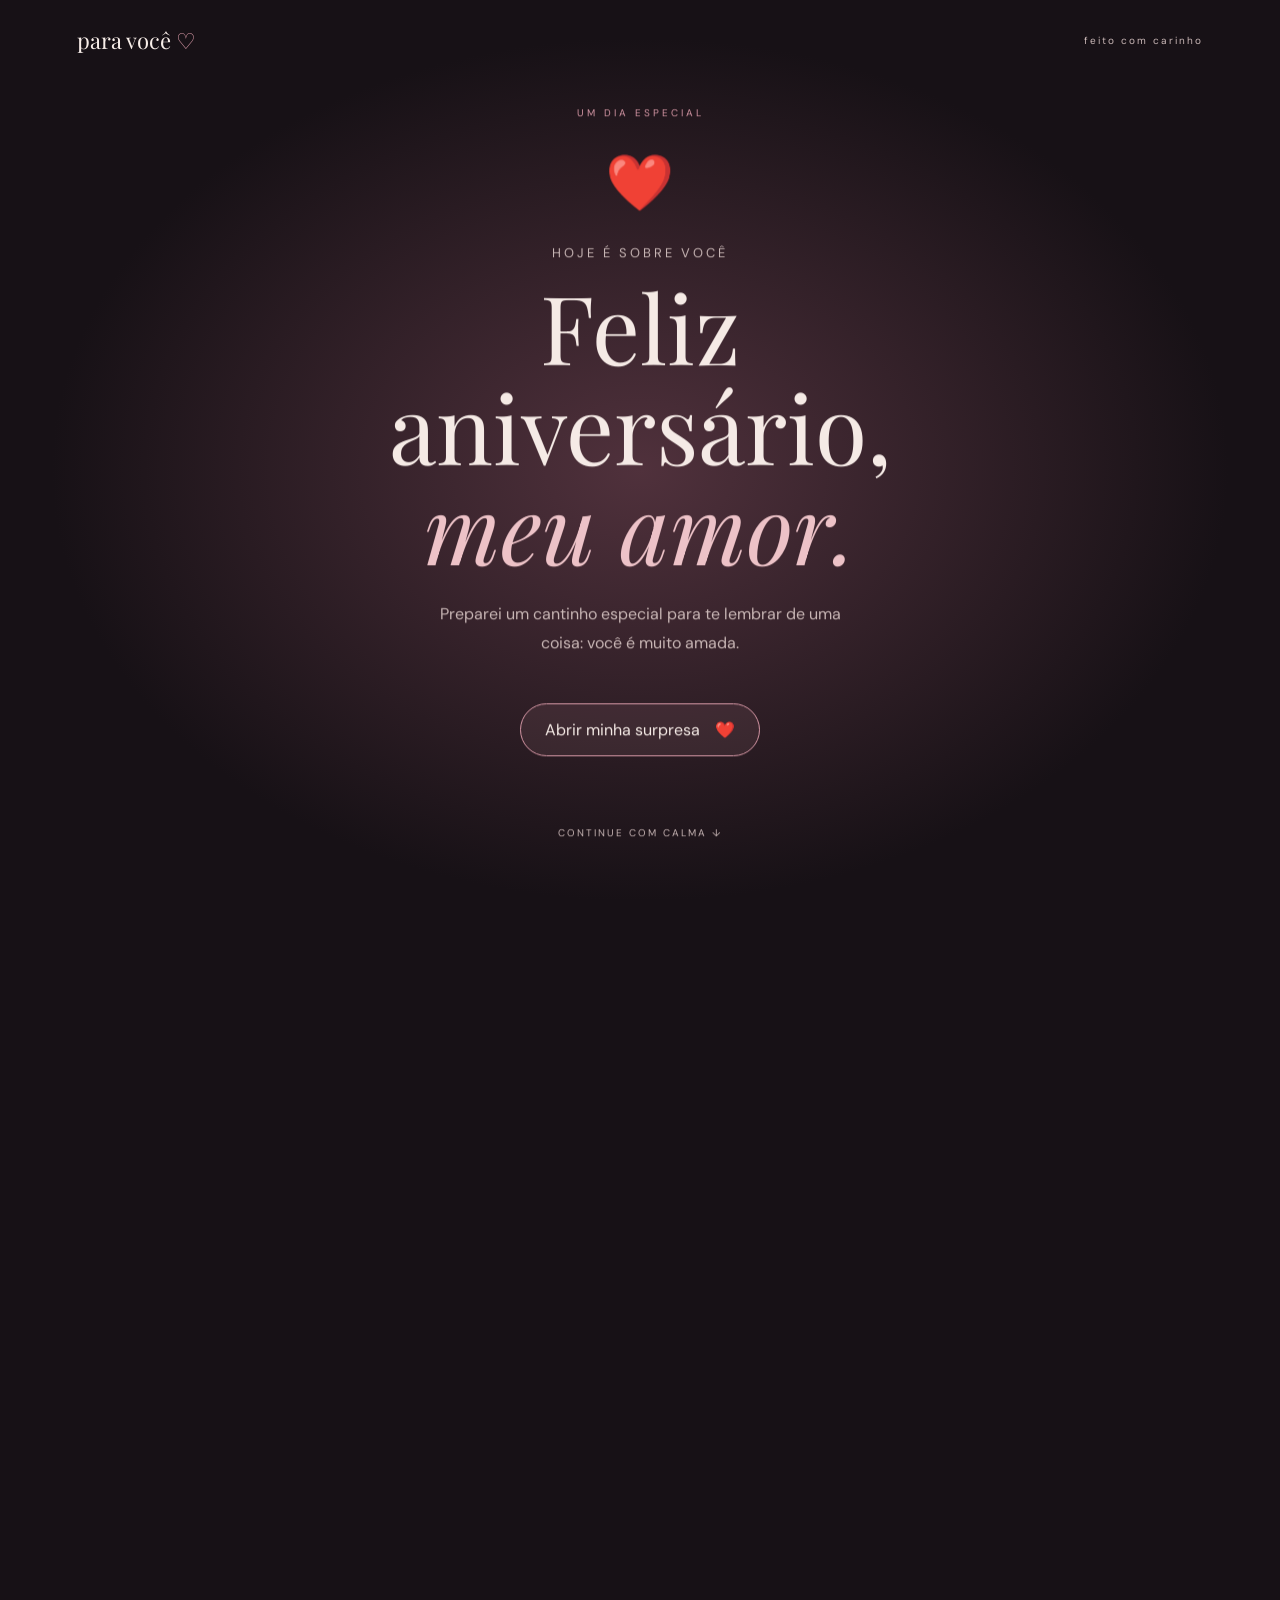
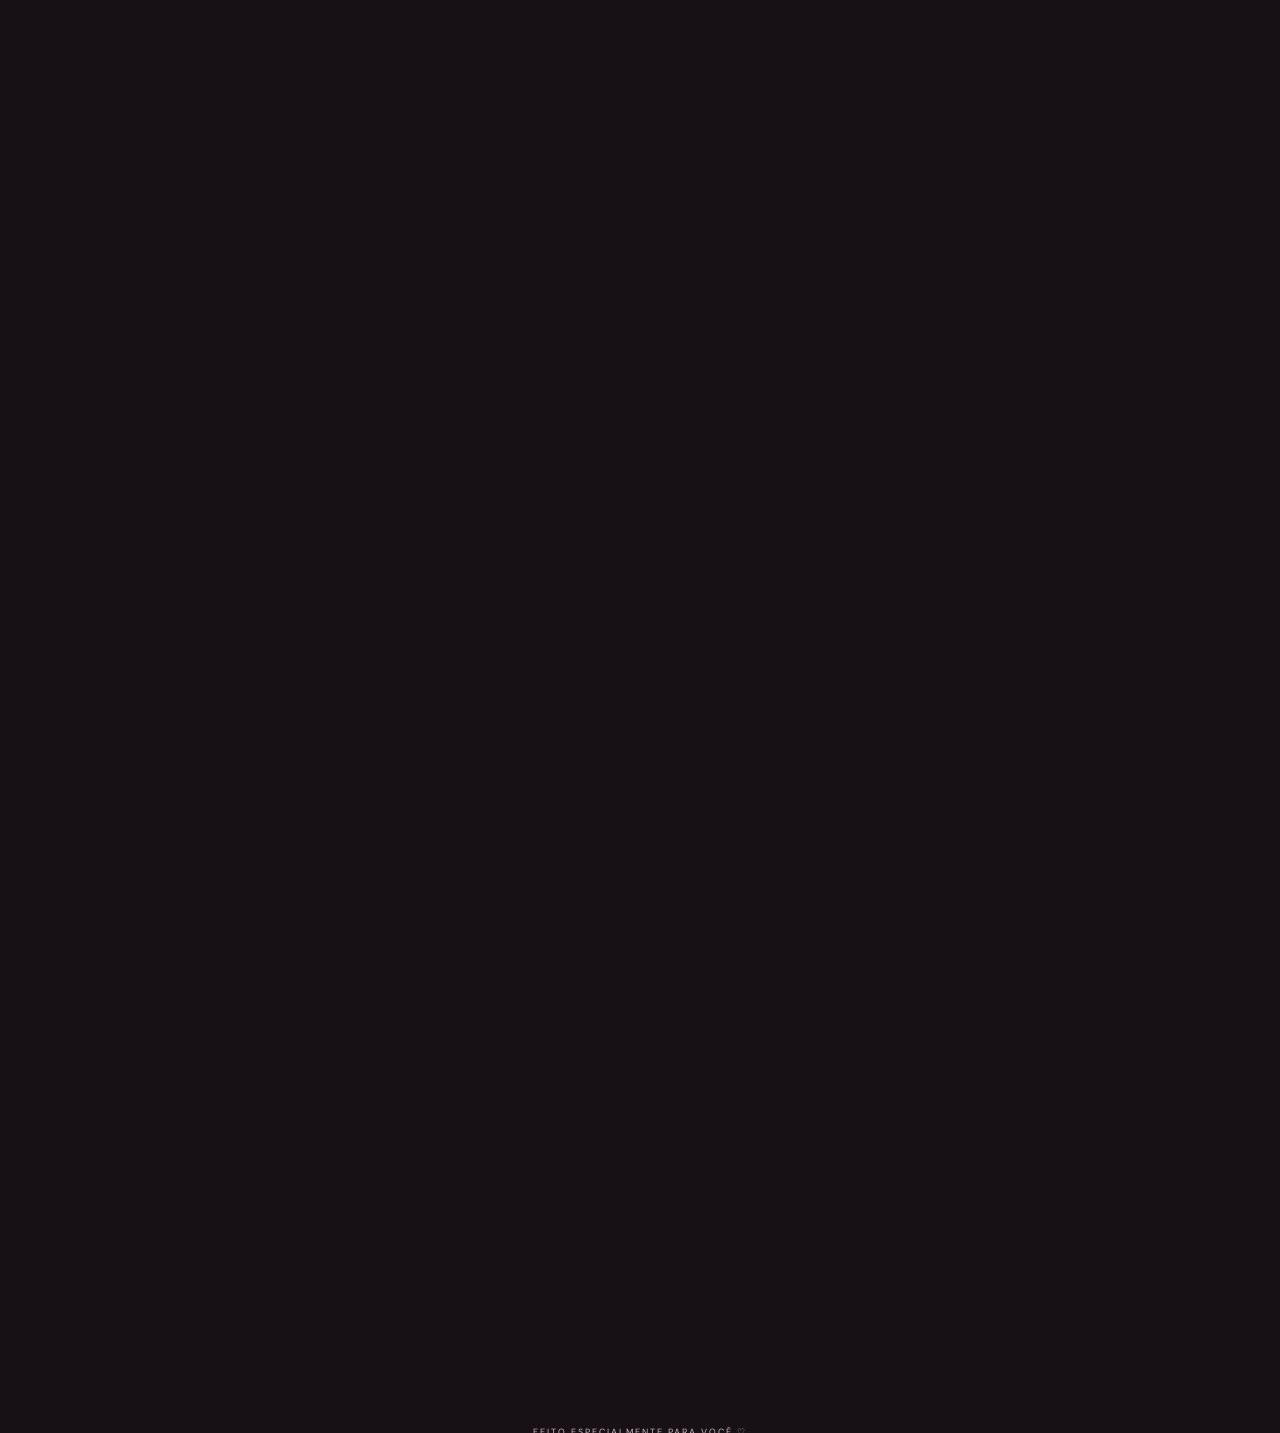
<file: index.html>
<!DOCTYPE html>
<html lang="pt-BR">
<head>
  <meta charset="UTF-8">
  <meta name="viewport" content="width=device-width, initial-scale=1.0">
  <meta http-equiv="refresh" content="0; url=./Anivers%C3%A1rio-hannna/">
  <title>Presente de aniversário</title>
  <link rel="canonical" href="./Anivers%C3%A1rio-hannna/">
</head>
<body>
  <p>Redirecionando para o <a href="./Anivers%C3%A1rio-hannna/">presente de aniversário</a>…</p>
</body>
</html>
</file>
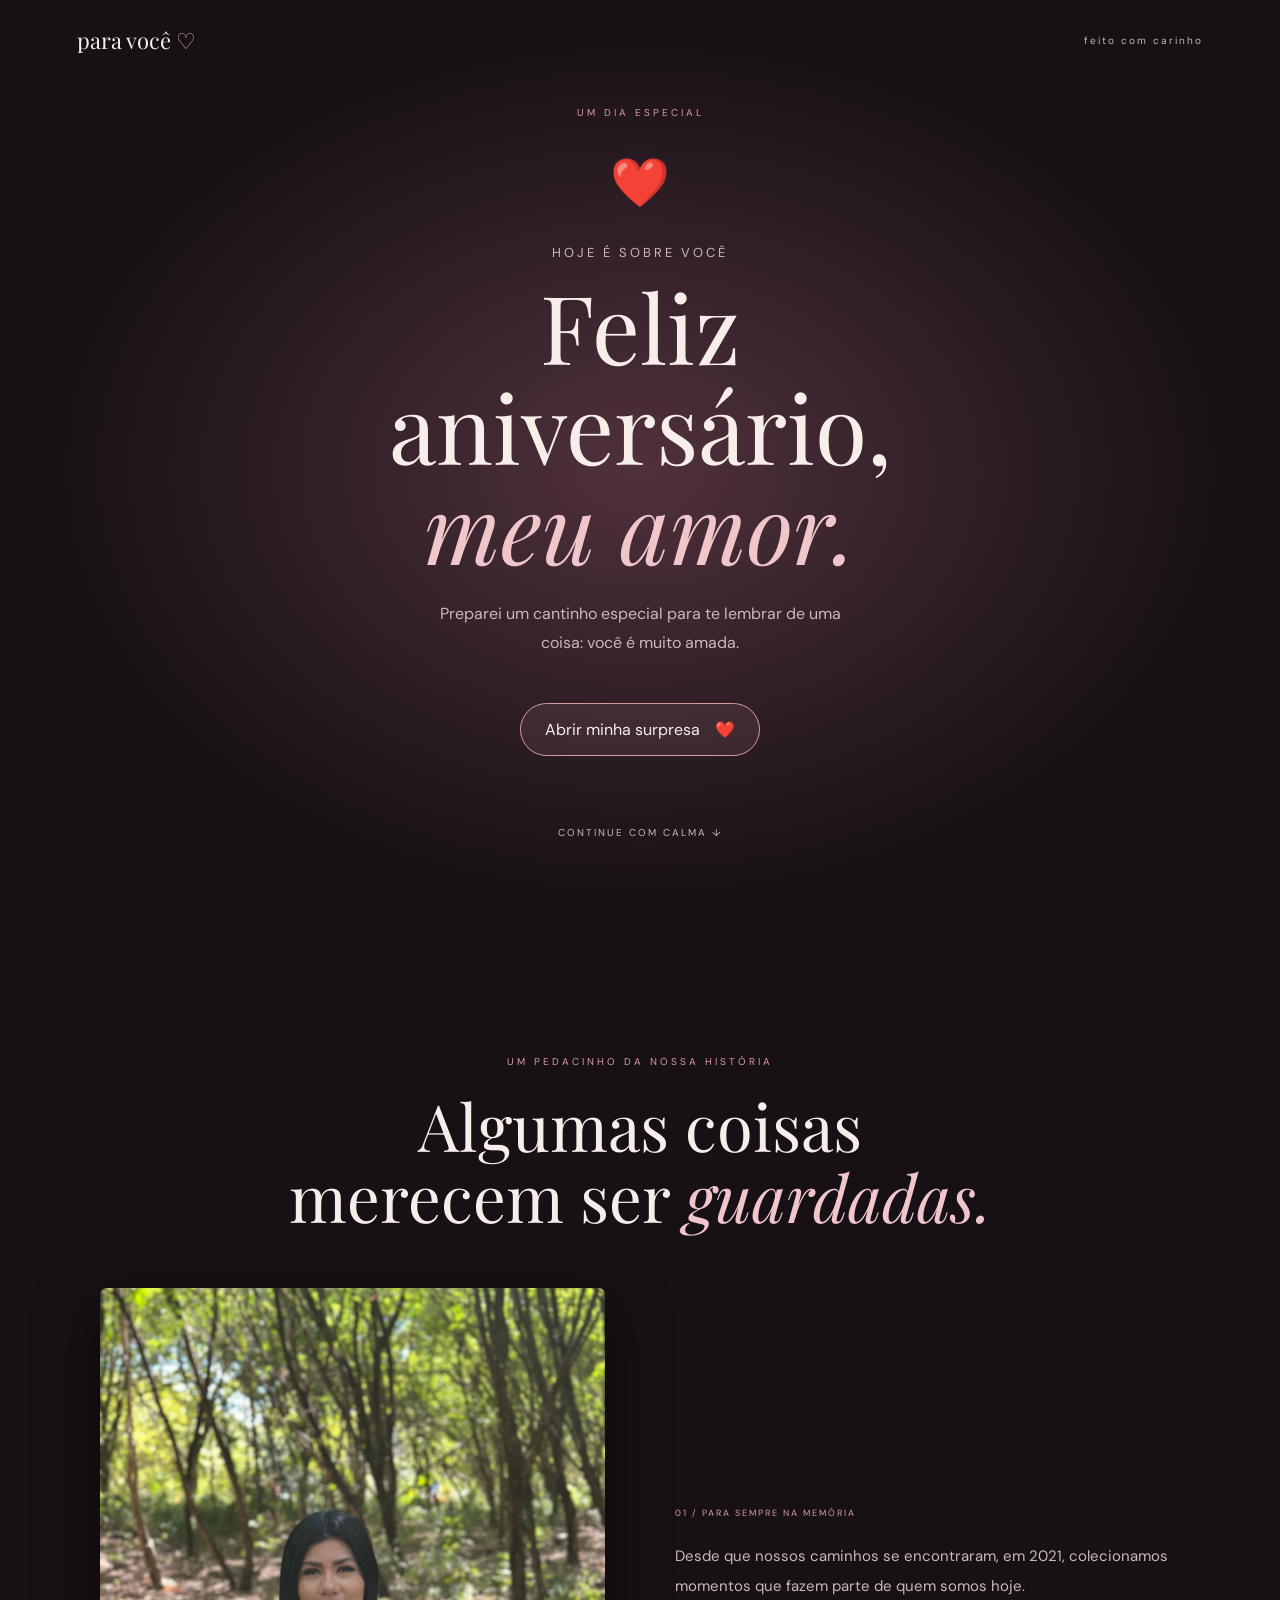
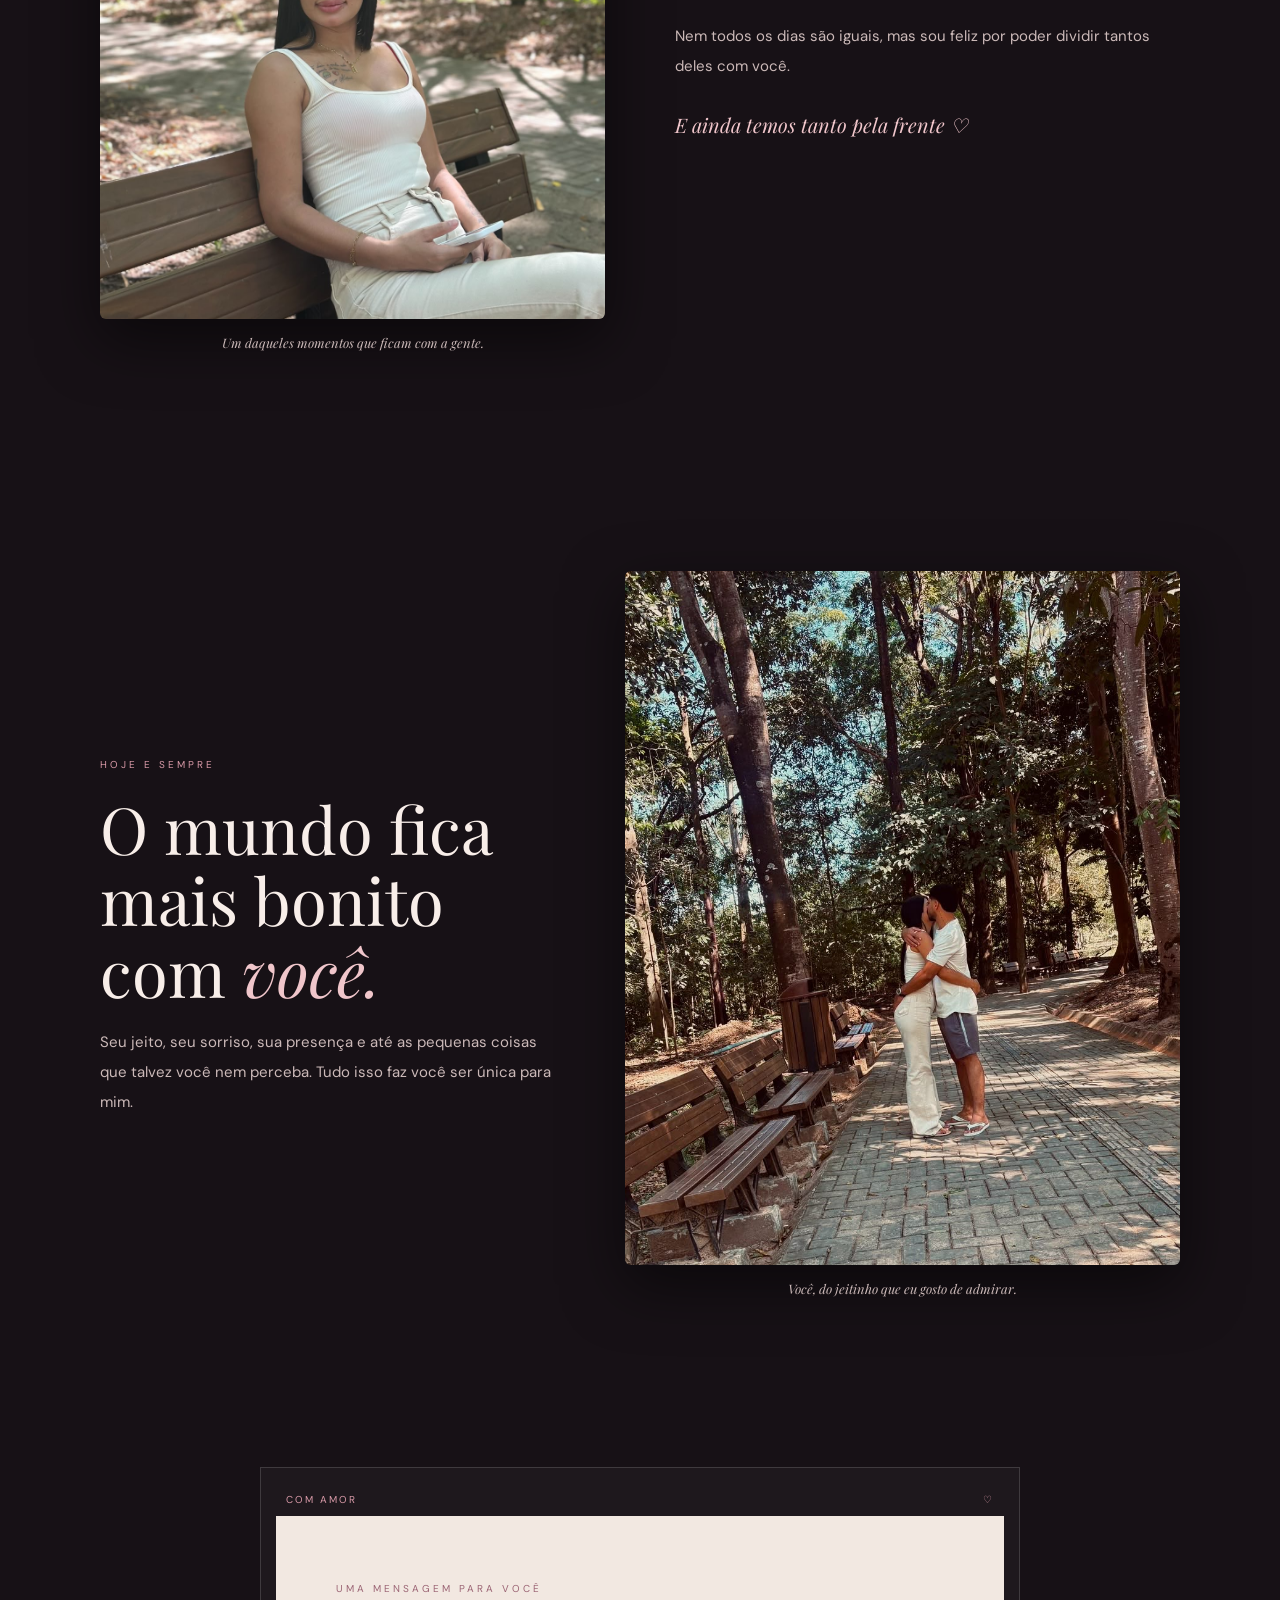
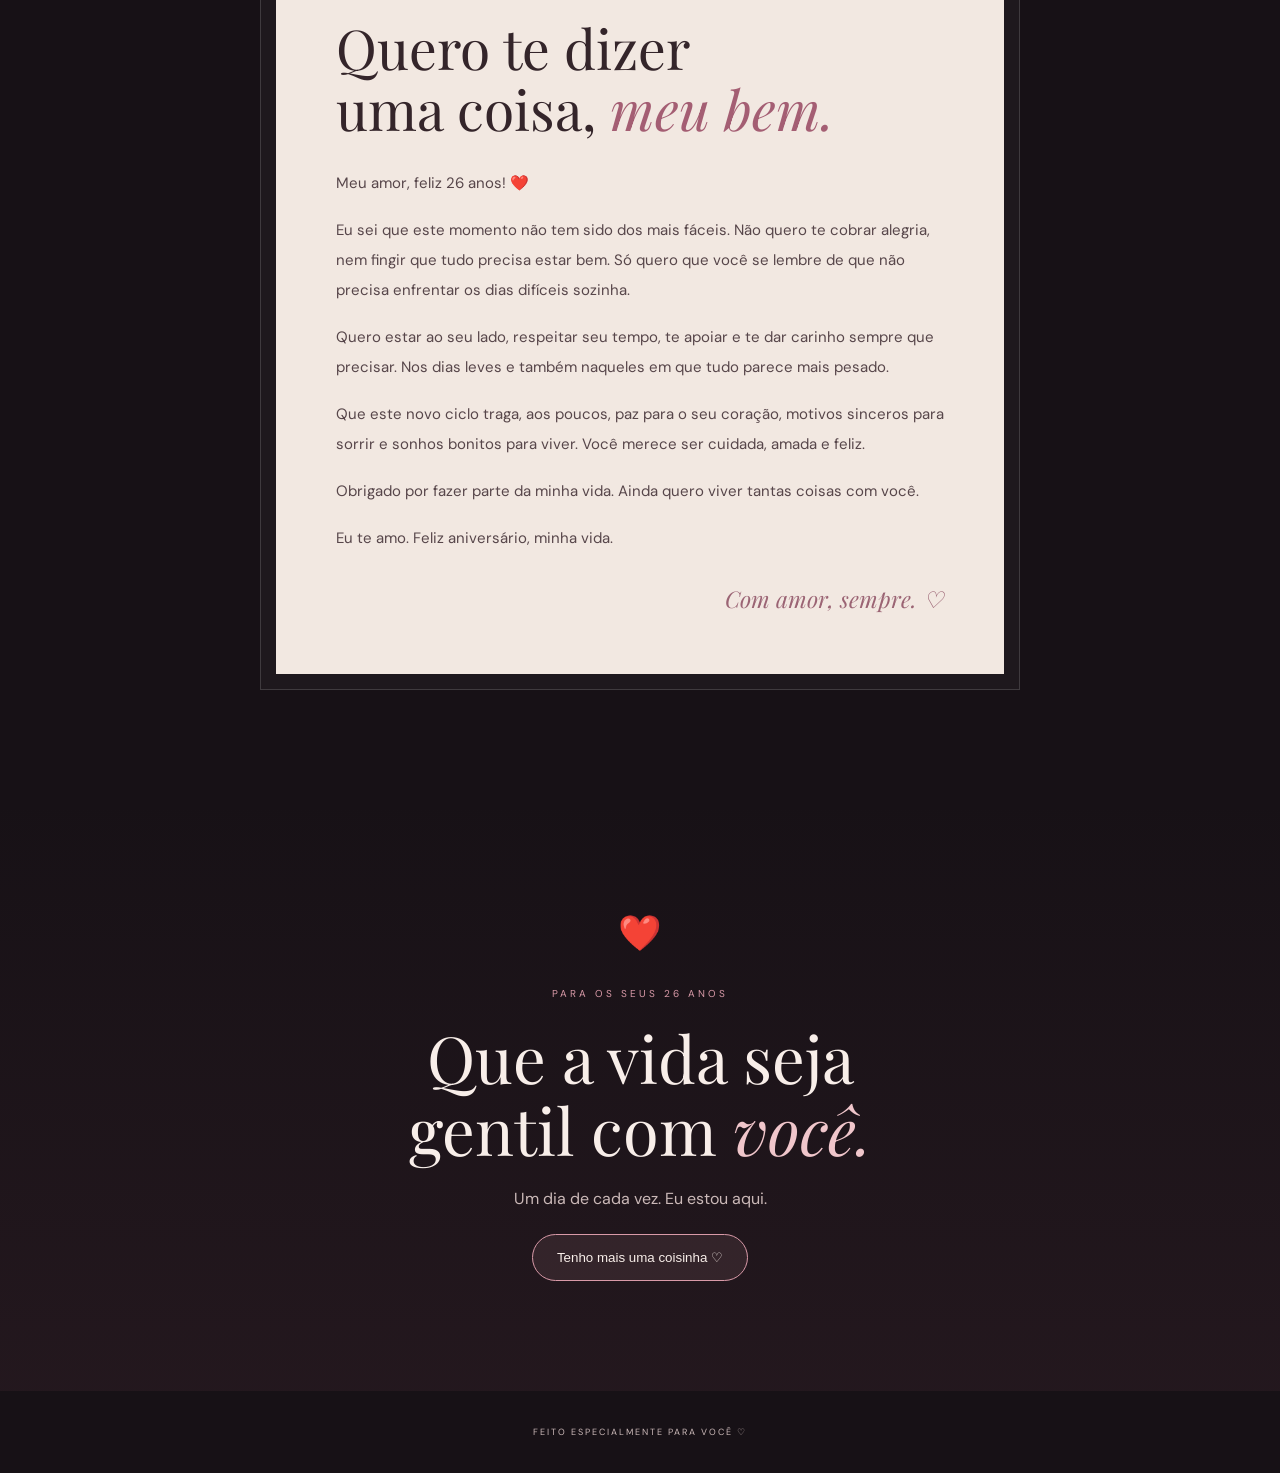
<file: Aniversário-hannna/index.html>
<!DOCTYPE html>
<html lang="pt-BR">
<head>
    <meta charset="UTF-8">
    <meta name="viewport" content="width=device-width, initial-scale=1.0">
    <meta name="theme-color" content="#171116">

    <title>Para você, meu amor ❤️</title>

    <link rel="preconnect" href="https://fonts.googleapis.com">
    <link rel="preconnect" href="https://fonts.gstatic.com" crossorigin>

    <link href="https://fonts.googleapis.com/css2?family=DM+Sans:wght@400;500;600&family=Playfair+Display:wght@400;500;600&display=swap" rel="stylesheet">

    <link rel="stylesheet" href="estilo.css">
    <script src="javas.js" defer></script>
</head>

<body>

    <header class="topbar">
        <a href="#inicio" class="logo">para você <span>♡</span></a>
        <span class="topbar-text">feito com carinho</span>
    </header>

    <main>

        <!-- ABERTURA -->
        <section class="hero" id="inicio">

            <div class="hero-content reveal">

                <span class="eyebrow">UM DIA ESPECIAL</span>

                <div class="heart" aria-hidden="true">❤️</div>

                <p class="pretitle">Hoje é sobre você</p>

                <h1>
                    Feliz aniversário,<br>
                    <em>meu amor.</em>
                </h1>

                <p class="hero-description">
                    Preparei um cantinho especial para te lembrar
                    de uma coisa: você é muito amada.
                </p>

                <a href="#mensagem" class="main-button">
                    Abrir minha surpresa <span aria-hidden="true">❤️</span>
                </a>

                <p class="scroll-text">CONTINUE COM CALMA ↓</p>

            </div>

        </section>


        <!-- NOSSA HISTÓRIA -->
        <section class="section reveal" id="mensagem">

            <div class="section-title">
                <span class="eyebrow">UM PEDACINHO DA NOSSA HISTÓRIA</span>

                <h2>
                    Algumas coisas<br>
                    merecem ser <em>guardadas.</em>
                </h2>
            </div>

            <div class="memory-grid">

                <figure class="photo-card">
                    <img src="fotos/nós.jpeg"
                         loading="lazy"
                         decoding="async"
                         alt="Uma foto nossa juntos">

                    <figcaption>
                        Um daqueles momentos que ficam com a gente.
                    </figcaption>
                </figure>

                <div class="memory-text">

                    <span class="number">01 / PARA SEMPRE NA MEMÓRIA</span>

                    <p>
                        Desde que nossos caminhos se encontraram,
                        em 2021, colecionamos momentos que fazem
                        parte de quem somos hoje.
                    </p>

                    <p>
                        Nem todos os dias são iguais, mas sou feliz
                        por poder dividir tantos deles com você.
                    </p>

                    <span class="handwritten">
                        E ainda temos tanto pela frente ♡
                    </span>

                </div>

            </div>

        </section>


        <!-- FOTO DELA -->
        <section class="section portrait-section reveal">

            <div class="portrait-text">

                <span class="eyebrow">HOJE E SEMPRE</span>

                <h2>
                    O mundo fica<br>
                    mais bonito com <em>você.</em>
                </h2>

                <p>
                    Seu jeito, seu sorriso, sua presença e até
                    as pequenas coisas que talvez você nem perceba.
                    Tudo isso faz você ser única para mim.
                </p>

            </div>

            <figure class="photo-card portrait-card">

                <img src="fotos/WhatsApp%20Image%202026-11-17%20at%2023.35.34.jpeg"
                     loading="lazy"
                     decoding="async"
                     alt="Uma foto especial dela">

                <figcaption>
                    Você, do jeitinho que eu gosto de admirar.
                </figcaption>

            </figure>

        </section>


        <!-- CARTA -->
        <section class="section letter-section reveal" id="carta">

            <div class="letter">

                <div class="letter-header">
                    <span>COM AMOR</span>
                    <span>♡</span>
                </div>

                <div class="letter-content">

                    <span class="eyebrow">UMA MENSAGEM PARA VOCÊ</span>

                    <h2>
                        Quero te dizer<br>
                        uma coisa, <em>meu bem.</em>
                    </h2>

                    <div class="letter-text">

                        <p>Meu amor, feliz 26 anos! ❤️</p>

                        <p>
                            Eu sei que este momento não tem sido dos
                            mais fáceis. Não quero te cobrar alegria,
                            nem fingir que tudo precisa estar bem.
                            Só quero que você se lembre de que não
                            precisa enfrentar os dias difíceis sozinha.
                        </p>

                        <p>
                            Quero estar ao seu lado, respeitar seu tempo,
                            te apoiar e te dar carinho sempre que precisar.
                            Nos dias leves e também naqueles em que tudo
                            parece mais pesado.
                        </p>

                        <p>
                            Que este novo ciclo traga, aos poucos,
                            paz para o seu coração, motivos sinceros
                            para sorrir e sonhos bonitos para viver.
                            Você merece ser cuidada, amada e feliz.
                        </p>

                        <p>
                            Obrigado por fazer parte da minha vida.
                            Ainda quero viver tantas coisas com você.
                        </p>

                        <p>
                            Eu te amo. Feliz aniversário, minha vida.
                        </p>

                    </div>

                    <p class="signature">
                        Com amor, sempre. ♡
                    </p>

                </div>

            </div>

        </section>


        <!-- FINAL -->
        <section class="final-section reveal">

            <div class="final-heart" aria-hidden="true">❤️</div>

            <span class="eyebrow">PARA OS SEUS 26 ANOS</span>

            <h2>
                Que a vida seja<br>
                gentil com <em>você.</em>
            </h2>

            <p>
                Um dia de cada vez. Eu estou aqui.
            </p>

            <button id="surpriseButton" class="main-button"
                    aria-controls="finalNote" aria-expanded="false">
                Tenho mais uma coisinha ♡
            </button>

            <p id="finalNote" class="final-note hidden" aria-live="polite">
                Se eu pudesse escolher de novo,
                ainda escolheria caminhar ao seu lado. ❤️
            </p>

        </section>

    </main>

    <footer>
        FEITO ESPECIALMENTE PARA VOCÊ ♡
    </footer>

</body>
</html>
</file>
<file: Aniversário-hannna/estilo.css>
:root {
    --bg: #171116;
    --text: #f8eee9;
    --muted: #cbb9b8;
    --rose: #d99aa8;
    --rose-light: #f0c6cb;
    --serif: "Playfair Display", Georgia, serif;
    --sans: "DM Sans", Arial, sans-serif;
}

* {
    margin: 0;
    padding: 0;
    box-sizing: border-box;
}

html {
    scroll-behavior: smooth;
    scroll-padding-top: 80px;
}

body {
    background: var(--bg);
    color: var(--text);
    font-family: var(--sans);
    overflow-x: hidden;
}

/* CABEÇALHO */

.topbar {
    position: absolute;
    top: 0;
    width: 100%;
    padding: 25px 6%;
    display: flex;
    justify-content: space-between;
    align-items: center;
}

.logo {
    color: var(--text);
    font: 22px var(--serif);
    text-decoration: none;
}

.logo span {
    color: var(--rose);
}

.topbar-text {
    color: var(--muted);
    font-size: 10px;
    letter-spacing: 2px;
}

/* ABERTURA */

.hero {
    min-height: 100vh;
    display: flex;
    justify-content: center;
    align-items: center;
    text-align: center;
    padding: 100px 22px;
    background:
        radial-gradient(
            ellipse at center,
            #50313c 0%,
            #171116 65%
        );
}

.hero-content {
    max-width: 650px;
}

.eyebrow {
    color: var(--rose);
    font-size: 10px;
    letter-spacing: 3px;
}

.heart {
    color: var(--rose-light);
    font-size: 48px;
    margin: 30px 0;
    animation: heartbeat 2s infinite;
}

.pretitle {
    color: var(--muted);
    font-size: 13px;
    letter-spacing: 3px;
    text-transform: uppercase;
}

h1, h2 {
    font-family: var(--serif);
    font-weight: 400;
}

h1 {
    font-size: clamp(48px, 9vw, 95px);
    line-height: 1.05;
    margin-top: 15px;
}

h1 em, h2 em {
    color: var(--rose-light);
}

.hero-description {
    color: var(--muted);
    line-height: 1.8;
    max-width: 420px;
    margin: 25px auto;
}

.main-button {
    display: inline-flex;
    align-items: center;
    justify-content: center;
    gap: 15px;
    border: 1px solid var(--rose);
    border-radius: 50px;
    padding: 15px 24px;
    margin-top: 20px;
    color: var(--text);
    background: #d99aa81a;
    text-decoration: none;
    cursor: pointer;
    transition: .3s;
}

.main-button:hover:not(:disabled) {
    background: var(--rose);
    color: #24171d;
    transform: translateY(-3px);
}

.main-button:focus-visible {
    outline: 2px solid var(--rose-light);
    outline-offset: 4px;
}

.main-button:disabled {
    cursor: default;
}

.scroll-text {
    color: var(--muted);
    font-size: 10px;
    letter-spacing: 2px;
    margin-top: 70px;
}

/* SEÇÕES */

.section {
    width: min(1080px, 90%);
    margin: auto;
    padding: 110px 0;
}

.section-title {
    text-align: center;
    margin-bottom: 55px;
}

h2 {
    font-size: clamp(38px, 6vw, 65px);
    line-height: 1.1;
    margin-top: 20px;
}

/* FOTOS E HISTÓRIA */

.memory-grid {
    display: grid;
    grid-template-columns: 1fr 1fr;
    gap: 70px;
    align-items: center;
}

.photo-card img {
    width: 100%;
    display: block;
    object-fit: cover;
    border-radius: 6px;
    box-shadow: 0 20px 60px #0008;
}

.photo-card figcaption {
    text-align: center;
    color: var(--muted);
    font: italic 13px var(--serif);
    margin-top: 15px;
}

.memory-grid .photo-card img {
    aspect-ratio: 4 / 5;
    object-position: center 55%;
}

.memory-text p,
.portrait-text p {
    color: var(--muted);
    line-height: 2;
    margin-top: 20px;
    font-size: 15px;
}

.number {
    color: var(--rose);
    font-size: 9px;
    letter-spacing: 2px;
}

.handwritten {
    display: block;
    color: var(--rose-light);
    font: italic 20px var(--serif);
    margin-top: 30px;
}

/* RETRATO */

.portrait-section {
    display: grid;
    grid-template-columns: .9fr 1.1fr;
    gap: 70px;
    align-items: center;
}

.portrait-card img {
    aspect-ratio: 4 / 5;
    object-position: center 38%;
}

/* CARTA */

.letter-section {
    padding-top: 60px;
}

.letter {
    max-width: 760px;
    margin: auto;
    padding: 15px;
    border: 1px solid #ffffff25;
    background: #ffffff08;
}

.letter-header {
    display: flex;
    justify-content: space-between;
    color: var(--rose);
    padding: 10px;
    font-size: 10px;
    letter-spacing: 2px;
}

.letter-content {
    background: #f2e8e1;
    color: #34252a;
    padding: clamp(28px, 7vw, 60px);
}

.letter-content .eyebrow {
    color: #9b6474;
}

.letter-content h2 {
    font-size: clamp(36px, 6vw, 55px);
    margin: 20px 0 30px;
}

.letter-content h2 em {
    color: #a45e73;
}

.letter-text {
    color: #57464a;
    font-size: 15px;
    line-height: 2;
}

.letter-text p {
    margin-bottom: 17px;
}

.signature {
    text-align: right;
    color: #9b6474;
    font: italic 23px var(--serif);
    margin-top: 30px;
}

/* FINAL */

.final-section {
    text-align: center;
    padding: 110px 20px;
    background: linear-gradient(
        transparent,
        #79455520
    );
}

.final-heart {
    color: var(--rose);
    font-size: 35px;
    margin-bottom: 25px;
    animation: heartbeat 2s infinite;
}

.final-section > p {
    color: var(--muted);
    margin-top: 20px;
    line-height: 1.8;
}

.final-note {
    color: var(--rose-light) !important;
    font: italic 21px/1.7 var(--serif);
    max-width: 420px;
    margin: 30px auto 0;
}

.hidden {
    display: none !important;
}

/* RODAPÉ */

footer {
    text-align: center;
    padding: 35px 20px;
    color: var(--muted);
    font-size: 9px;
    letter-spacing: 2px;
}

/* ANIMAÇÕES */

.reveal {
    opacity: 0;
    transform: translateY(25px);
    transition: opacity .8s ease, transform .8s ease;
}

.reveal.visible {
    opacity: 1;
    transform: translateY(0);
}

@keyframes heartbeat {
    0%, 100% { transform: scale(1); }
    50% { transform: scale(1.15); }
}

/* CELULAR */

@media (max-width: 700px) {

    .section {
        padding: 80px 0;
    }

    .memory-grid,
    .portrait-section {
        grid-template-columns: 1fr;
        gap: 35px;
    }

    .memory-grid .photo-card,
    .portrait-card {
        width: 92%;
        margin: auto;
    }

    .portrait-text {
        order: 1;
    }

    .portrait-card {
        order: 2;
    }

    .letter-content {
        padding: 30px 22px;
    }

    .topbar {
        padding: 20px;
    }
}

@media (prefers-reduced-motion: reduce) {
    *, *::before, *::after {
        animation: none !important;
        transition: none !important;
        scroll-behavior: auto !important;
    }

    .reveal {
        opacity: 1;
        transform: none;
    }
}
</file>
